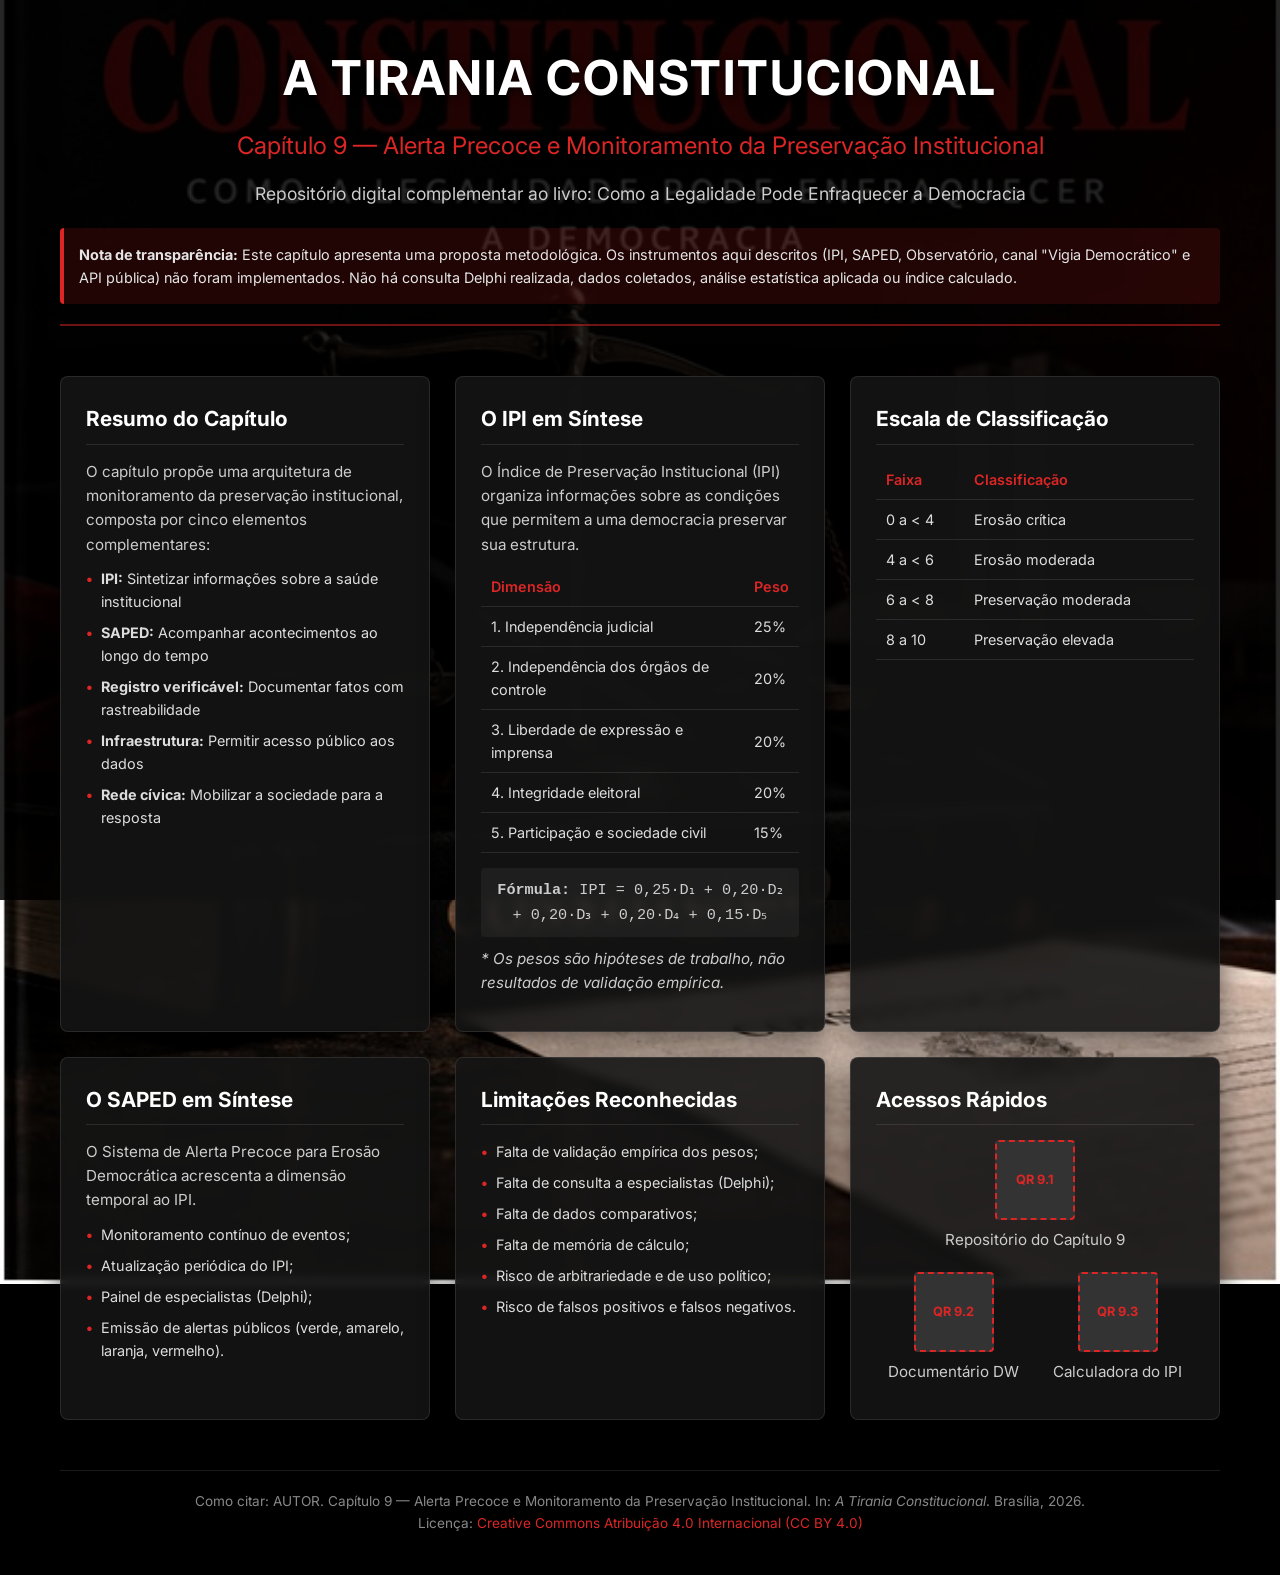
<file: index.html>
<!DOCTYPE html>
<html lang="pt-BR">
<head>
    <meta charset="UTF-8">
    <meta name="viewport" content="width=device-width, initial-scale=1.0">
    <title>Capítulo 9 — Alerta Precoce e Monitoramento da Preservação Institucional</title>
    <link rel="stylesheet" href="style.css">
    <!-- Fonte para melhor legibilidade -->
    <link href="https://fonts.googleapis.com/css2?family=Inter:wght@300;400;600;700&display=swap" rel="stylesheet">
</head>
<body>

    <!-- Overlay escuro para garantir a leitura do texto sobre a imagem -->
    <div class="overlay"></div>

    <div class="container">
        <!-- Cabeçalho / Título Principal -->
        <header class="main-header">
            <h1>A Tirania Constitucional</h1>
            <h2>Capítulo 9 — Alerta Precoce e Monitoramento da Preservação Institucional</h2>
            <p class="subtitle">Repositório digital complementar ao livro: Como a Legalidade Pode Enfraquecer a Democracia</p>
            <div class="transparency-note">
                <strong>Nota de transparência:</strong> Este capítulo apresenta uma proposta metodológica. Os instrumentos aqui descritos (IPI, SAPED, Observatório, canal "Vigia Democrático" e API pública) não foram implementados. Não há consulta Delphi realizada, dados coletados, análise estatística aplicada ou índice calculado.
            </div>
        </header>

        <!-- Grade de Cards -->
        <main class="cards-grid">
            
            <!-- Card 1: Resumo -->
            <article class="card">
                <h3>Resumo do Capítulo</h3>
                <p>O capítulo propõe uma arquitetura de monitoramento da preservação institucional, composta por cinco elementos complementares:</p>
                <ul class="element-list">
                    <li><strong>IPI:</strong> Sintetizar informações sobre a saúde institucional</li>
                    <li><strong>SAPED:</strong> Acompanhar acontecimentos ao longo do tempo</li>
                    <li><strong>Registro verificável:</strong> Documentar fatos com rastreabilidade</li>
                    <li><strong>Infraestrutura:</strong> Permitir acesso público aos dados</li>
                    <li><strong>Rede cívica:</strong> Mobilizar a sociedade para a resposta</li>
                </ul>
            </article>

            <!-- Card 2: O IPI -->
            <article class="card">
                <h3>O IPI em Síntese</h3>
                <p>O Índice de Preservação Institucional (IPI) organiza informações sobre as condições que permitem a uma democracia preservar sua estrutura.</p>
                <table class="data-table">
                    <thead>
                        <tr>
                            <th>Dimensão</th>
                            <th>Peso</th>
                        </tr>
                    </thead>
                    <tbody>
                        <tr><td>1. Independência judicial</td><td>25%</td></tr>
                        <tr><td>2. Independência dos órgãos de controle</td><td>20%</td></tr>
                        <tr><td>3. Liberdade de expressão e imprensa</td><td>20%</td></tr>
                        <tr><td>4. Integridade eleitoral</td><td>20%</td></tr>
                        <tr><td>5. Participação e sociedade civil</td><td>15%</td></tr>
                    </tbody>
                </table>
                <p class="formula"><strong>Fórmula:</strong> IPI = 0,25·D₁ + 0,20·D₂ + 0,20·D₃ + 0,20·D₄ + 0,15·D₅</p>
                <p class="small-text">* Os pesos são hipóteses de trabalho, não resultados de validação empírica.</p>
            </article>

            <!-- Card 3: Escala do IPI -->
            <article class="card">
                <h3>Escala de Classificação</h3>
                <table class="data-table">
                    <thead>
                        <tr>
                            <th>Faixa</th>
                            <th>Classificação</th>
                        </tr>
                    </thead>
                    <tbody>
                        <tr><td>0 a &lt; 4</td><td>Erosão crítica</td></tr>
                        <tr><td>4 a &lt; 6</td><td>Erosão moderada</td></tr>
                        <tr><td>6 a &lt; 8</td><td>Preservação moderada</td></tr>
                        <tr><td>8 a 10</td><td>Preservação elevada</td></tr>
                    </tbody>
                </table>
            </article>

            <!-- Card 4: O SAPED -->
            <article class="card">
                <h3>O SAPED em Síntese</h3>
                <p>O Sistema de Alerta Precoce para Erosão Democrática acrescenta a dimensão temporal ao IPI.</p>
                <ul class="element-list">
                    <li>Monitoramento contínuo de eventos;</li>
                    <li>Atualização periódica do IPI;</li>
                    <li>Painel de especialistas (Delphi);</li>
                    <li>Emissão de alertas públicos (verde, amarelo, laranja, vermelho).</li>
                </ul>
            </article>

            <!-- Card 5: Limitações -->
            <article class="card">
                <h3>Limitações Reconhecidas</h3>
                <ul class="element-list">
                    <li>Falta de validação empírica dos pesos;</li>
                    <li>Falta de consulta a especialistas (Delphi);</li>
                    <li>Falta de dados comparativos;</li>
                    <li>Falta de memória de cálculo;</li>
                    <li>Risco de arbitrariedade e de uso político;</li>
                    <li>Risco de falsos positivos e falsos negativos.</li>
                </ul>
            </article>

            <!-- Card 6: QR Codes (Simulados) -->
            <article class="card qr-card">
                <h3>Acessos Rápidos</h3>
                <div class="qr-grid">
                    <div class="qr-item">
                        <div class="qr-placeholder">QR 9.1</div>
                        <p>Repositório do Capítulo 9</p>
                    </div>
                    <div class="qr-item">
                        <div class="qr-placeholder">QR 9.2</div>
                        <p>Documentário DW</p>
                    </div>
                    <div class="qr-item">
                        <div class="qr-placeholder">QR 9.3</div>
                        <p>Calculadora do IPI</p>
                    </div>
                </div>
            </article>

        </main>

        <footer class="site-footer">
            <p>Como citar: AUTOR. Capítulo 9 — Alerta Precoce e Monitoramento da Preservação Institucional. In: <em>A Tirania Constitucional</em>. Brasília, 2026.</p>
            <p>Licença: <a href="#" target="_blank">Creative Commons Atribuição 4.0 Internacional (CC BY 4.0)</a></p>
        </footer>
    </div>

</body>
</html>
</file>
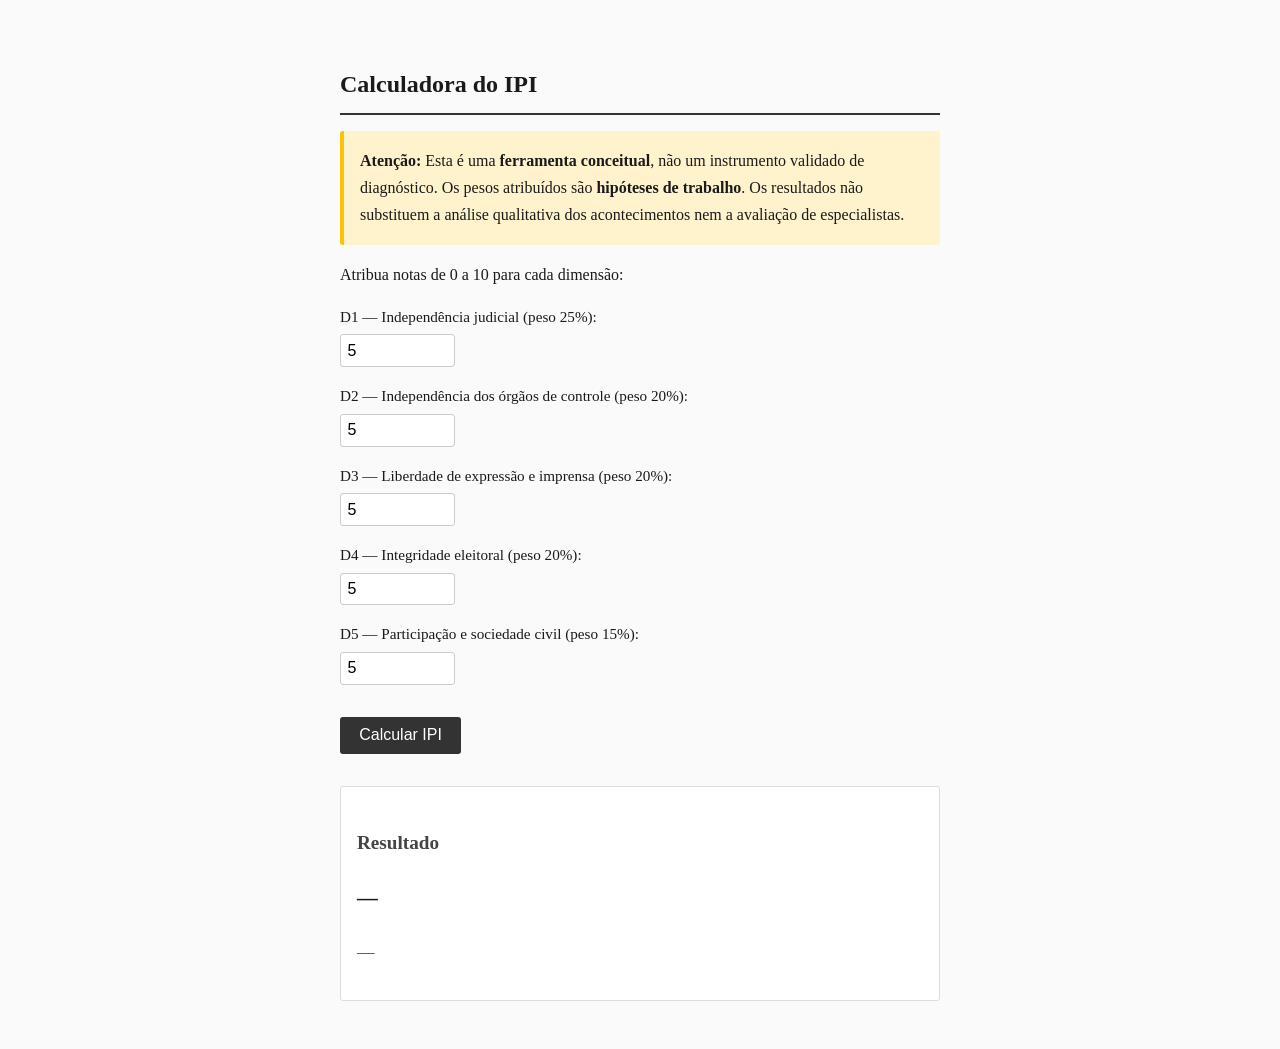
<file: calculadora/calculadora-ipi.html>
<!DOCTYPE html>
<html lang="pt-BR">
<head>
    <meta charset="UTF-8">
    <meta name="viewport" content="width=device-width, initial-scale=1.0">
    <title>Calculadora do IPI — Ferramenta Conceitual</title>
    <link rel="stylesheet" href="calculadora-ipi.css">
</head>
<body>
    <h1>Calculadora do IPI</h1>

    <div class="aviso">
        <strong>Atenção:</strong> Esta é uma <strong>ferramenta conceitual</strong>, não um instrumento validado de diagnóstico. Os pesos atribuídos são <strong>hipóteses de trabalho</strong>. Os resultados não substituem a análise qualitativa dos acontecimentos nem a avaliação de especialistas.
    </div>

    <p>Atribua notas de 0 a 10 para cada dimensão:</p>

    <form id="form-ipi">
        <div class="campo">
            <label for="d1">D1 — Independência judicial (peso 25%):</label>
            <input type="number" id="d1" min="0" max="10" step="0.1" value="5">
        </div>
        <div class="campo">
            <label for="d2">D2 — Independência dos órgãos de controle (peso 20%):</label>
            <input type="number" id="d2" min="0" max="10" step="0.1" value="5">
        </div>
        <div class="campo">
            <label for="d3">D3 — Liberdade de expressão e imprensa (peso 20%):</label>
            <input type="number" id="d3" min="0" max="10" step="0.1" value="5">
        </div>
        <div class="campo">
            <label for="d4">D4 — Integridade eleitoral (peso 20%):</label>
            <input type="number" id="d4" min="0" max="10" step="0.1" value="5">
        </div>
        <div class="campo">
            <label for="d5">D5 — Participação e sociedade civil (peso 15%):</label>
            <input type="number" id="d5" min="0" max="10" step="0.1" value="5">
        </div>
        <button type="button" onclick="calcular()">Calcular IPI</button>
    </form>

    <div id="resultado-box" class="resultado">
        <h2>Resultado</h2>
        <p id="resultado">—</p>
        <p id="classificacao">—</p>
    </div>

    <script src="calculadora-ipi.js"></script>
</body>
</html>
</file>
<file: style.css>
/* Reset básico */
* {
    margin: 0;
    padding: 0;
    box-sizing: border-box;
}

body {
    font-family: 'Inter', sans-serif;
    color: #f0f0f0;
    line-height: 1.6;
    background-color: #000;
    
    /* CONFIGURAÇÃO DA CAPA COMO PLANO DE FUNDO */
    background-image: url('capa.jpg'); /* Certifique-se de que o arquivo está na mesma pasta */
    background-size: cover;
    background-position: center;
    background-attachment: fixed; /* Mantém a imagem fixa ao rolar a página */
    background-repeat: no-repeat;
    min-height: 100vh;
}

/* Overlay escuro para garantir contraste e leitura */
.overlay {
    position: fixed;
    top: 0;
    left: 0;
    width: 100%;
    height: 100%;
    background: rgba(0, 0, 0, 0.85); /* Ajuste a opacidade conforme necessário (0.85 = 85% escuro) */
    z-index: 1;
}

/* Container principal */
.container {
    position: relative;
    z-index: 2;
    max-width: 1200px;
    margin: 0 auto;
    padding: 40px 20px;
}

/* Cabeçalho */
.main-header {
    text-align: center;
    margin-bottom: 50px;
    padding-bottom: 20px;
    border-bottom: 2px solid rgba(220, 38, 38, 0.5); /* Linha vermelha sutil */
}

.main-header h1 {
    font-size: 3rem;
    font-weight: 700;
    color: #fff;
    text-transform: uppercase;
    letter-spacing: 2px;
    margin-bottom: 10px;
    text-shadow: 2px 2px 8px rgba(0,0,0,0.8);
}

.main-header h2 {
    font-size: 1.5rem;
    font-weight: 400;
    color: #dc2626; /* Vermelho da capa */
    margin-bottom: 15px;
}

.subtitle {
    font-size: 1.1rem;
    color: #ccc;
    margin-bottom: 20px;
}

.transparency-note {
    background-color: rgba(220, 38, 38, 0.15);
    border-left: 4px solid #dc2626;
    padding: 15px;
    text-align: left;
    font-size: 0.9rem;
    color: #e5e5e5;
    border-radius: 4px;
}

/* Grade de Cards */
.cards-grid {
    display: grid;
    grid-template-columns: repeat(auto-fit, minmax(300px, 1fr));
    gap: 25px;
}

/* Estilo dos Cards */
.card {
    background: rgba(20, 20, 20, 0.9); /* Fundo escuro semitransparente */
    border: 1px solid rgba(255, 255, 255, 0.1);
    border-radius: 8px;
    padding: 25px;
    box-shadow: 0 8px 32px rgba(0, 0, 0, 0.6);
    transition: transform 0.3s ease, border-color 0.3s ease;
    backdrop-filter: blur(5px); /* Efeito de vidro */
}

.card:hover {
    transform: translateY(-5px);
    border-color: #dc2626;
}

.card h3 {
    font-size: 1.3rem;
    color: #fff;
    margin-bottom: 15px;
    border-bottom: 1px solid rgba(255, 255, 255, 0.1);
    padding-bottom: 8px;
}

.card p {
    font-size: 0.95rem;
    color: #ccc;
    margin-bottom: 10px;
}

/* Listas dentro dos cards */
.element-list {
    list-style: none;
    padding-left: 0;
}

.element-list li {
    font-size: 0.9rem;
    margin-bottom: 8px;
    padding-left: 15px;
    position: relative;
    color: #ddd;
}

.element-list li::before {
    content: "•";
    color: #dc2626;
    position: absolute;
    left: 0;
    font-weight: bold;
}

/* Tabelas */
.data-table {
    width: 100%;
    border-collapse: collapse;
    margin-bottom: 15px;
    font-size: 0.9rem;
}

.data-table th, .data-table td {
    padding: 8px 10px;
    text-align: left;
    border-bottom: 1px solid rgba(255, 255, 255, 0.1);
}

.data-table th {
    color: #dc2626;
    font-weight: 600;
}

.data-table td {
    color: #ddd;
}

/* Fórmula e textos pequenos */
.formula {
    background: rgba(255, 255, 255, 0.05);
    padding: 10px;
    border-radius: 4px;
    font-family: monospace;
    color: #fff;
    font-size: 0.85rem;
    text-align: center;
    margin-top: 10px;
}

.small-text {
    font-size: 0.8rem;
    color: #888;
    font-style: italic;
}

/* QR Codes (Simulação visual) */
.qr-grid {
    display: flex;
    justify-content: space-around;
    flex-wrap: wrap;
    gap: 10px;
    margin-top: 15px;
}

.qr-item {
    text-align: center;
    font-size: 0.8rem;
    color: #aaa;
}

.qr-placeholder {
    width: 80px;
    height: 80px;
    background-color: #333;
    border: 2px dashed #dc2626;
    display: flex;
    align-items: center;
    justify-content: center;
    margin: 0 auto 8px auto;
    color: #dc2626;
    font-weight: bold;
    border-radius: 4px;
}

/* Rodapé */
.site-footer {
    margin-top: 50px;
    text-align: center;
    padding-top: 20px;
    border-top: 1px solid rgba(255, 255, 255, 0.1);
    font-size: 0.85rem;
    color: #888;
}

.site-footer a {
    color: #dc2626;
    text-decoration: none;
}

.site-footer a:hover {
    text-decoration: underline;
}

/* Responsividade para telas menores */
@media (max-width: 768px) {
    .main-header h1 {
        font-size: 2rem;
    }
    
    .main-header h2 {
        font-size: 1.2rem;
    }
    
    .cards-grid {
        grid-template-columns: 1fr;
    }
    
    /* Em dispositivos móveis, o background-attachment: fixed pode causar problemas de performance */
    body {
        background-attachment: scroll;
    }
}
</file>
<file: calculadora/calculadora-ipi.css>
body {
    font-family: Georgia, 'Times New Roman', serif;
    max-width: 600px;
    margin: 2rem auto;
    padding: 1rem 1.5rem;
    line-height: 1.7;
    color: #1a1a1a;
    background: #fafafa;
}

h1 {
    font-size: 1.5rem;
    border-bottom: 2px solid #333;
    padding-bottom: 0.5rem;
}

h2 {
    font-size: 1.2rem;
    margin-top: 1.5rem;
    color: #444;
}

.aviso {
    background: #fff3cd;
    border-left: 4px solid #ffc107;
    padding: 1rem;
    margin: 1rem 0;
    border-radius: 3px;
}

.campo {
    margin: 1rem 0;
}

.campo label {
    display: block;
    margin-bottom: 0.3rem;
    font-size: 0.95rem;
}

input[type="number"] {
    width: 100px;
    padding: 0.4rem;
    font-size: 1rem;
    border: 1px solid #ccc;
    border-radius: 3px;
}

button {
    padding: 0.6rem 1.2rem;
    font-size: 1rem;
    cursor: pointer;
    background: #333;
    color: #fff;
    border: none;
    border-radius: 3px;
    margin-top: 1rem;
}

button:hover {
    background: #555;
}

.resultado {
    margin-top: 2rem;
    padding: 1rem;
    background: #fff;
    border: 1px solid #ddd;
    border-radius: 3px;
}

#resultado {
    font-size: 1.3rem;
    font-weight: bold;
    color: #1a1a1a;
}

#classificacao {
    font-size: 1.1rem;
    color: #444;
}
</file>
